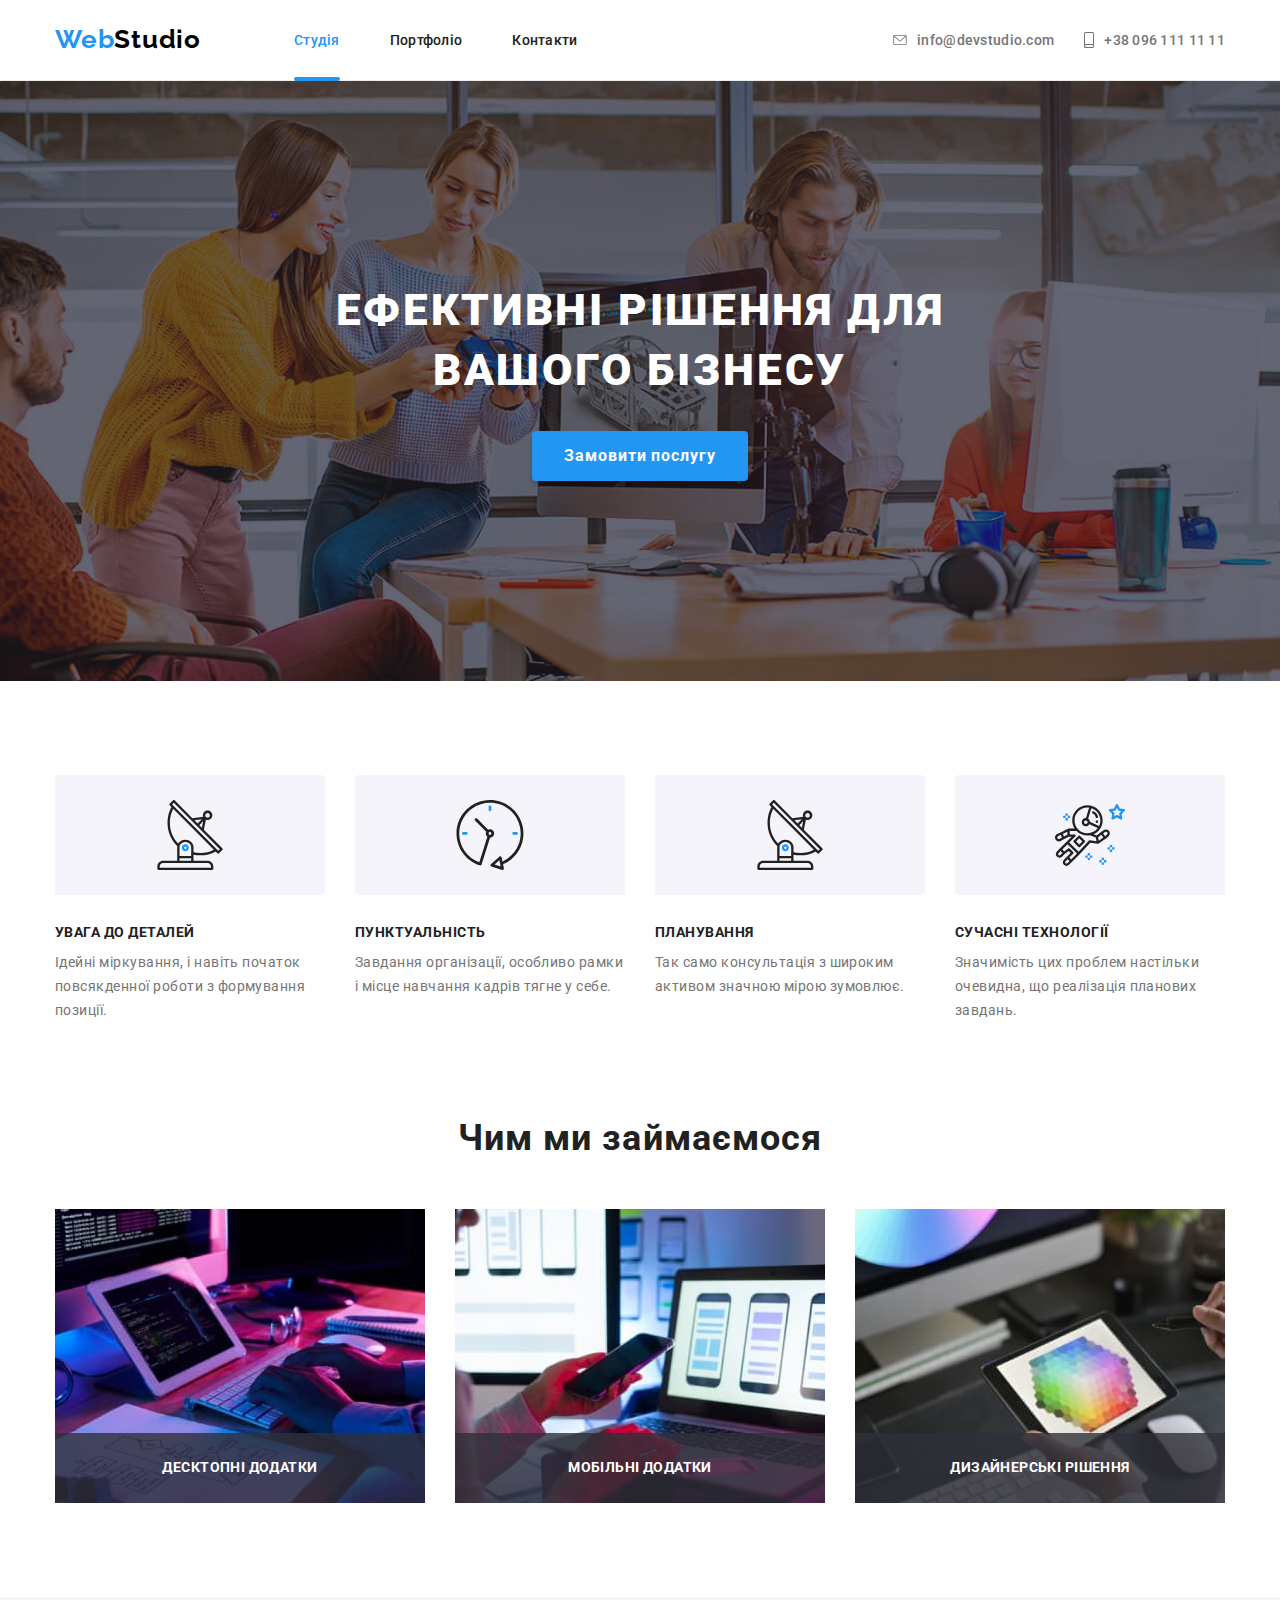
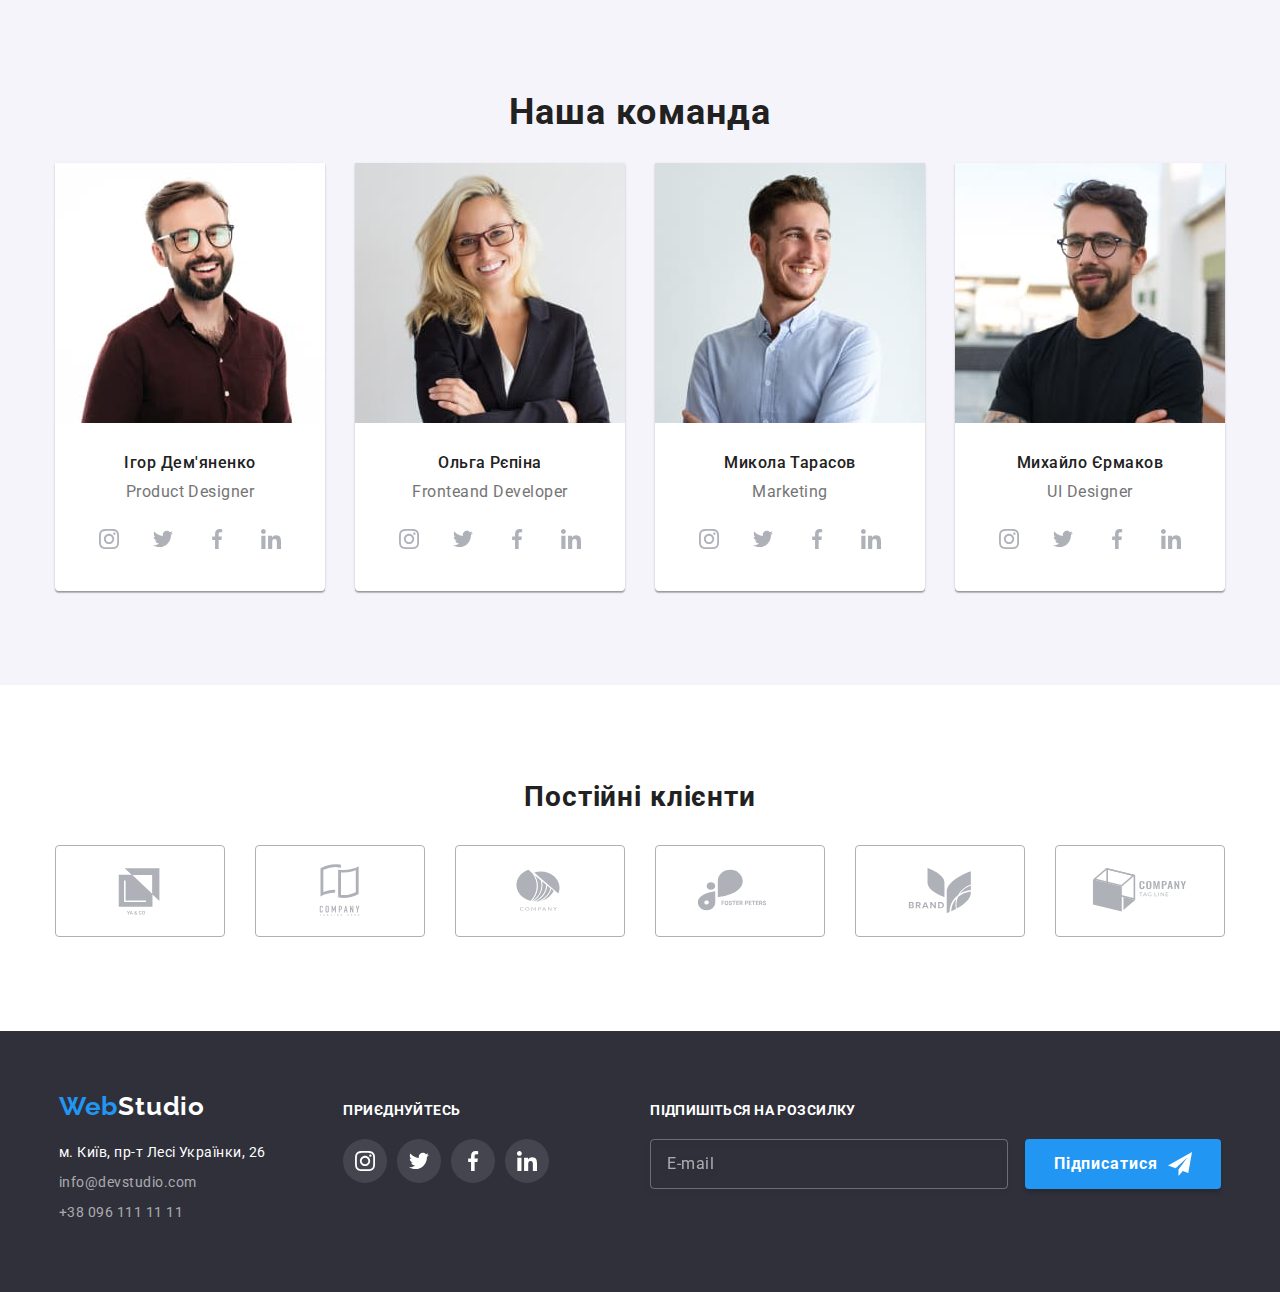
<file: index.html>
<!DOCTYPE html>
<html lang="uk">
  <head>
    <meta charset="UTF-8" />
    <meta http-equiv="X-UA-Compatible" content="IE=edge" />
    <meta name="viewport" content="width=device-width, initial-scale=1.0" />

    <link
      rel="stylesheet"
      href="https://cdnjs.cloudflare.com/ajax/libs/modern-normalize/1.1.0/modern-normalize.min.css"
    />
    <link rel="preconnect" href="https://fonts.googleapis.com" />
    <link rel="preconnect" href="https://fonts.gstatic.com" crossorigin />
    <link
      href="https://fonts.googleapis.com/css2?family=Raleway:wght@700&family=Roboto:wght@400;500;700;900&display=swap"
      rel="stylesheet"
    />

    <link rel="stylesheet" href="./css/main.min.css" />
    <title>Студія</title>
  </head>

  <body>
     <header class="header header--section">
      <div class="container header__container">
        <nav class="navigation">
          <a lang="en" href="./index.html" class="logo logo--begin"
            >Web<span class="logo logo--end">Studio</span></a
          >
          <ul class="page page__header page--menu">
            <li class="page__item">
              <a href="./index.html" class="page__link page__link--current">Студія</a>
            </li>
            <li class="page__item">
              <a href="./portfolio.html" class="page__link"
                >Портфоліо</a
              >
            </li>
            <li class="page__item">
              <a href="" class="page__link">Контакти</a>
            </li>
          </ul>
        </nav>

        <ul class="contacts header__contacts navigation__contacts">
          <li class="contacts__item">
            <a class="contacts__link" href="mailto:info@devstudio.com">
              <svg class="contacts__icon contacts__icon--mail" width="16" height="12">
                <use href="./images/icons.svg#icon-envelope"></use>
              </svg>
              info@devstudio.com
            </a>
          </li>
          <li class="contacts__item">
            <a class="contacts__link" href="tel:+380961111111">
              <svg class="contacts__icon contacts__icon--tele" width="10" height="16">
                <use href="./images/icons.svg#icon-smartphone"></use>
              </svg>
              +38 096 111 11 11
            </a>
          </li>
        </ul>

        <button type="button" class="mob mob--open" data-menu-open>
          <svg class="mob__icon--open" width="40" height="40">
            <use href="./images/icons.svg#icon-menu"></use>
          </svg>
        </button>

        <div class="mob-menu is-hidden" data-menu>
          <div class="container container--mob">
            <div class="mob-menu-top">
              <button type="button" class="mob mob--close" data-menu-close>
                <svg class="mob__icon--close" width="40" height="40">
                  <use href="./images/icons.svg#icon-close"></use>
                </svg>
              </button>
              <ul class="page page__header--mob menu-list">
                <li class="page__item--mob">
                  <a href="./index.html" class="page__link--mob page__link--current"
                    >Студія</a
                  >
                </li>
                <li class="page__item--mob">
                  <a href="./portfolio.html" class="page__link--mob">Портфоліо</a>
                </li>
                <li class="page__item--mob">
                  <a href="" class="page__link--mob">Контакти</a>
                </li>
              </ul>
            </div>

            <div class="mob-menu-bottom">
              <ul class="contacts contacts--mob">
                <li class="contacts__item--mob">
                  <a
                    class="contacts__link--mob contacts__link--email"
                    href="mailto:info@devstudio.com"
                  >
                    <svg class="contacts__icon contacts__icon--email" width="16" height="12">
                      <use href="./images/icons.svg#icon-envelope"></use>
                    </svg>
                    info@devstudio.com
                  </a>
                </li>
                <li class="contacts__item--mob">
                  <a
                    class="contacts__link--mob contacts__link--tel"
                    href="tel:+380961111111"
                  >
                    <svg class="contacts__icon contacts__icon--tel" width="10" height="16">
                      <use href="./images/icons.svg#icon-smartphone"></use>
                    </svg>
                    +38 096 111 11 11
                  </a>
                </li>
              </ul>

              <ul class="soc-mob">
                <li class="soc-mob-item">
                  <a href="" class="soc-mob-link">Instagram</a>
                </li>
                <li class="soc-mob-item">
                  <a href="" class="soc-mob-link">Twitter</a>
                </li>
                <li class="soc-mob-item">
                  <a href="" class="soc-mob-link">Facebook</a>
                </li>
                <li class="soc-mob-item">
                  <a href="" class="soc-mob-link">LinkedIn</a>
                </li>
              </ul>
            </div>
          </div>
        </div> 
      </div>
    </header>

     <main>
     <section class="hero overlay">
         <div class="container hero-container">
           <h1 class="hero-tittle">Ефективні рішення для вашого бізнесу</h1>
          <button type="button" class="hero-button" data-modal-open>
            Замовити послугу
          </button>

          <div class="backdrop is-hidden" data-modal>
            <div class="modal">
              <button class="button-close" data-modal-close>
                <svg class="icon-close-black" width="18" height="18">
                  <use href="./images/icons.svg#icon-close-black"></use>
                </svg>
              </button>

              <form class="modal-form">
                <p class="modal-title">
                  Залиште свої дані, ми вам передзвонимо
                </p>
                <div class="modal-field">
                  <label for="user-name" class="input-label">Імʼя</label>
                  <div class="input-wrapper">
                    <input
                      type="text"
                      class="modal-input"
                      name="user-name"
                      id="user-name"
                    />
                    <svg class="modal-icon" width="18" height="18">
                      <use href="./images/icons.svg#icon-person"></use>
                    </svg>
                  </div>
                </div>
                <div class="modal-field">
                  <label for="user-tel" class="input-label">Телефон</label>
                  <div class="input-wrapper">
                    <input
                      type="tel"
                      class="modal-input"
                      name="user-tel"
                      id="user-tel"
                    />
                    <svg class="modal-icon" width="18" height="18">
                      <use href="./images/icons.svg#icon-phone"></use>
                    </svg>
                  </div>
                </div>
                <div class="modal-field">
                  <label for="user-email" class="input-label">Пошта</label>
                  <div class="input-wrapper">
                    <input
                      type="email"
                      class="modal-input"
                      name="user-email"
                      id="user-email"
                    />
                    <svg class="modal-icon" width="18" height="18">
                      <use href="./images/icons.svg#icon-email"></use>
                    </svg>
                  </div>
                </div>
                <div class="modal-field">
                  <label for="user-comment" class="input-label">Коментар</label>
                  <div class="input-wrapper">
                    <textarea
                      name="user-comment"
                      id="user-comment"
                      class="modal-comment"
                      placeholder="Введіть текст"
                    ></textarea>
                  </div>
                </div>

                <div class="modal-field check-field">
                 
                  <label for="policy" class="check-text">
                    <input
                    type="checkbox"
                    name="policy"
                    class="modal-check hide"
                    id="policy"
                  />
                    <span class="policy-check">
                      <svg class="check-icon" width="16" height="15">
                        <use href="./images/icons.svg#icon-check"></use>
                      </svg>
                    </span>
                    <span class="policy-agree">
                    Погоджуюся з розсилкою та приймаю
                    <a href="#" class="policy">Умови договору</a>
                  </span>
                  </label>
                </div>
                <button type="submit" class="form-button">Відправити</button>
              </form>
            </div>
          </div>
        </div> 
      </section>

     <section class="features section">
        <div class="container features__container">
          <h2 class="features__tittle visually__hidden">Особливості</h2>

          <ul class="features__list">
            <li class="features__item">
              <div class="features__meta">
                <svg class="features__icon" width="70" height="70">
                  <use href="./images/icons.svg#icon-antenna"></use>
                </svg>
              </div>
              <h3 class="features__subtitle">Увага до деталей</h3>
              <p class="features__text">
                Ідейні міркування, і навіть початок повсякденної роботи з
                формування позиції.
              </p>
            </li>
            <li class="features__item">
              <div class="features__meta">
                <svg class="features__icon" width="70" height="70">
                  <use href="./images/icons.svg#icon-clock"></use>
                </svg>
              </div>
              <h3 class="features__subtitle">Пунктуальність</h3>
              <p class="features__text">
                Завдання організації, особливо рамки і місце навчання кадрів
                тягне у себе.
              </p>
            </li>
            <li class="features__item">
              <div class="features__meta">
                <svg class="features__icon" width="70" height="70">
                  <use href="./images/icons.svg#icon-antenna"></use>
                </svg>
              </div>
              <h3 class="features__subtitle">Планування</h3>
              <p class="features__text">
                Так само консультація з широким активом значною мірою зумовлює.
              </p>
            </li>
            <li class="features__item">
              <div class="features__meta">
                <svg class="features__icon" width="70" height="70">
                  <use href="./images/icons.svg#icon-astronaut"></use>
                </svg>
              </div>
              <h3 class="features__subtitle">Сучасні технології</h3>
              <p class="features__text">
                Значимість цих проблем настільки очевидна, що реалізація
                планових завдань.
              </p>
            </li>
          </ul>
        </div>
      </section>

    <section class="work section">
        <div class="container work__container">
          <h2 class="work__tittle">Чим ми займаємося</h2>
          <ul class="work__list">
            <li class="work__item">
              <picture>
                <source 
                srcset="./images/box1.jpg 1x, 
                ./images/box1-2x.jpg 2x" 
                media="(min-width: 1200px)"/>
                <img src="./images/box1.jpg" alt="На столі стоїть монітор, клавіатура. Зліва від 
                    клавіатури лежить аркуш із алгоритмом коду, який в цей час набирає чоловік" width="370" height="294">
              <div class="work__name">
                <p class="work__action">Десктопні додатки</p>
              </div>
            </li>

            <li class="work__item">
              <picture>
                <source
                srcset="./images/box2.jpg 1x, 
                ./images/box2-2x.jpg 2x" 
                media="(min-width: 1200px)"
              />
                <img src="./images/box2.jpg" alt="На підставці стоїть ноуткбук, на екрані якого показано приклад із трьох варіантів зовнішнього вигляду застосунку. Біля ноутбуку знаходиться людина із телефоном, яка одразу тестує ці варіанти на телефоні" 
                width="370" height="294">
              </picture>
              <div class="work__name">
                <p class="work__action">Мобільні додатки</p>
              </div>
            </li>
            <li class="work__item">
              <picture>
                <source
                srcset="./images/box3.jpg 1x, 
                ./images/box3-2x.jpg 2x" 
                media="(min-width: 1200px)"
              />
              <img src="./images/box3.jpg" alt="Людина тримає у лівій руці графічний планшет, на екрані якого виведено кольорову палітру. У правій руці вона тримає стилус, і певно хоче вибрати якийсь колір для певного графічного елеметну" 
              width="370" height="294">
              </picture>
              <div class="work__name">
                <p class="work__action">Дизайнерські рішення</p>
              </div>
            </li>
          </ul>
        </div>
      </section>

        <section class="team section">
        <div class="container team__container">
          <h2 class="team__title">Наша команда</h2>

          <ul class="team__list">
            <li class="team__item">
              <picture>
              <source 
              srcset="./images/teamcard1-mob.jpg 1x, 
              ./images/teamcard1-mob-2x.jpg 2x" 
              media="(max-width:767px)"/>
              <source
              srcset="./images/teamcard1-tablet.jpg 1x, 
              ./images/teamcard1-tablet-2x.jpg 2x"
              media="(max-width: 1199px)"
            />
            <source
              srcset="./images/teamcard1.jpg 1x, 
              ./images/teamcard1-2x.jpg 2x"
              media="(min-width: 1200px)"
            />
            <img src="./images/teamcard1.jpg" alt="Молодий чоловік в окулярах, з темною бородою,що мило посміхається. Він одягнутий у коричневу сорочку з білими гудзиками" width="270" height="260">
              </picture>
              <div class="team__meta">
                <h3 class="team__name">Ігор Дем'яненко</h3>
                <p class="team__position">Product Designer</p>

                <ul class="soc team__soc">
                  <li class="soc__item">
                    <a class="soc__link" href="#">
                      <svg class="soc__icon--team" width="20" height="20">
                        <use href="./images/icons.svg#icon-instagram"></use>
                      </svg>
                    </a>
                  </li>
                  <li class="soc__item">
                    <a class="soc__link" href="#">
                      <svg class="soc__icon--team" width="20" height="20">
                        <use href="./images/icons.svg#icon-twitter"></use>
                      </svg>
                    </a>
                  </li>
                  <li class="soc__item">
                    <a class="soc__link" href="#">
                      <svg class="soc__icon--team" width="20" height="20">
                        <use href="./images/icons.svg#icon-facebook"></use>
                      </svg>
                    </a>
                  </li>
                  <li class="soc__item">
                    <a class="soc__link" href="#">
                      <svg class="soc__icon--team" width="20" height="20">
                        <use href="./images/icons.svg#icon-linkedin"></use>
                      </svg>
                    </a>
                  </li>
                </ul>
              </div>
            </li>
            <li class="team__item">
              <picture>
                <source 
                srcset="./images/teamcard2-mob.jpg 1x, 
                ./images/teamcard2-mob-2x.jpg 2x" 
                media="(max-width: 767px)"/>
                <source
                srcset="./images/teamcard2-tablet.jpg 1x, 
                ./images/teamcard2-tablet-2x.jpg 2x"
                media="(max-width: 1199px)"
              />
              <source
              srcset="./images/teamcard2.jpg 1x, ./images/teamcard2-2x.jpg 2x"
              media="(min-width: 1200px)"
            />
            <img src="./images/teamcard2.jpg" alt="Молода дівчина, зі світлим волоссям середньої довжини. Вона в окулярах, з прямокутною оправою. Має гарну приємну посмішку. Одягнута у чорний піджак та білу блузу"
             width="270" height="260">
              </picture>
              <div class="team__meta">
                <h3 class="team__name">Ольга Рєпіна</h3>
                <p class="team__position">Fronteand Developer</p>

                <ul class="soc team__soc">
                  <li class="soc__item">
                    <a class="soc__link" href="#">
                      <svg class="soc__icon--team" width="20" height="20">
                        <use href="./images/icons.svg#icon-instagram"></use>
                      </svg>
                    </a>
                  </li>
                  <li class="soc__item">
                    <a class="soc__link" href="#">
                      <svg class="soc__icon--team" width="20" height="20">
                        <use href="./images/icons.svg#icon-twitter"></use>
                      </svg>
                    </a>
                  </li>
                  <li class="soc__item">
                    <a class="soc__link" href="#">
                      <svg class="soc__icon--team" width="20" height="20">
                        <use href="./images/icons.svg#icon-facebook"></use></svg
                    ></a>
                  </li>
                  <li class="soc__item">
                    <a class="soc__link" href="#">
                      <svg class="soc__icon--team" width="20" height="20">
                        <use href="./images/icons.svg#icon-linkedin"></use>
                      </svg>
                    </a>
                  </li>
                </ul>
              </div>
            </li>
            <li class="team__item">
              <picture>
                <source 
                srcset="./images/teamcard3-mob.jpg 1x, 
                ./images/teamcard3-mob-2x.jpg 2x" 
                media="(max-width:767px)"/>
                <source
                srcset="./images/teamcard3-tablet.jpg 1x, 
                ./images/teamcard3-tablet-2x.jpg 2x"
                media="(max-width: 1199px)"
              />
              <source
                srcset="./images/teamcard3.jpg 1x, 
                ./images/teamcard3-2x.jpg 2x"
                media="(min-width: 1200px)"
              />
              <img src="./images/teamcard3.jpg" alt="Молодий чоловік, з русявим волоссям та легкою світлою щетиною. Він дивиться у ліву сторону та приємно посміхається.На ньому одягнута світло-блакитна сорочка" 
              width="270" height="260">
              <div class="team__meta">
                <h3 class="team__name">Микола Тарасов</h3>
                <p class="team__position">Marketing</p>

                <ul class="soc team__soc">
                  <li class="soc__item">
                    <a class="soc__link" href="#">
                      <svg class="soc__icon--team" width="20" height="20">
                        <use href="./images/icons.svg#icon-instagram"></use>
                      </svg>
                    </a>
                  </li>
                  <li class="soc__item">
                    <a class="soc__link" href="#">
                      <svg class="soc__icon--team" width="20" height="20">
                        <use href="./images/icons.svg#icon-twitter"></use>
                      </svg>
                    </a>
                  </li>
                  <li class="soc__item">
                    <a class="soc__link" href="#">
                      <svg class="soc__icon--team" width="20" height="20">
                        <use href="./images/icons.svg#icon-facebook"></use>
                      </svg>
                    </a>
                  </li>
                  <li class="soc__item">
                    <a class="soc__link" href="#">
                      <svg class="soc__icon--team" width="20" height="20">
                        <use href="./images/icons.svg#icon-linkedin"></use>
                      </svg>
                    </a>
                  </li>
                </ul>
              </div>
            </li>
            <li class="team__item">
              <picture>
                <source 
                srcset="./images/teamcard4-mob.jpg 1x, 
                ./images/teamcard4-mob-2x.jpg 2x" 
                media="(max-width:767px)"/>
                <source
                srcset="./images/teamcard4-tablet.jpg 1x, 
                ./images/teamcard4-tablet-2x.jpg 2x"
                media="(max-width: 1199px)"
              />
              <source
                srcset="./images/teamcard4.jpg 1x, 
                ./images/teamcard4-2x.jpg 2x"
                media="(min-width: 1200px)"
              />
              <img src="./images/teamcard4.jpg" alt="Молодий харизматичний чоловік із темним волоссям та темною бородою. Він носить окуляри. Одягнутий у чорну футболку, на правій руці має татуювання" 
              width="270" height="260">
              <div class="team__meta">
                <h3 class="team__name">Михайло Єрмаков</h3>
                <p class="team__position">UI Designer</p>

                <ul class="soc team__soc">
                  <li class="soc__item">
                    <a class="soc__link" href="#">
                      <svg class="soc__icon--team" width="20" height="20">
                        <use
                          href="./images/icons.svg#icon-instagram"
                        ></use></svg
                    ></a>
                  </li>
                  <li class="soc__item">
                    <a class="soc__link" href="#"
                      ><svg class="soc__icon--team" width="20" height="20">
                        <use href="./images/icons.svg#icon-twitter"></use></svg
                    ></a>
                  </li>
                  <li class="soc__item">
                    <a class="soc__link" href="#">
                      <svg class="soc__icon--team" width="20" height="20">
                        <use href="./images/icons.svg#icon-facebook"></use>
                      </svg>
                    </a>
                  </li>
                  <li class="soc__item">
                    <a class="soc__link" href="#">
                      <svg class="soc__icon--team" width="20" height="20">
                        <use href="./images/icons.svg#icon-linkedin"></use>
                      </svg>
                    </a>
                  </li>
                </ul>
              </div>
            </li>
          </ul>
        </div>
      </section> 

       <section class="clients section">
        <div class="container">
          <h2 class="clients-tittle">Постійні клієнти</h2>

          <ul class="clients-list">
            <li class="clients-item">
              <a class="clients-link" href="">
                <svg class="clients-icon" width="106" height="60">
                  <use href="./images/icons.svg#icon-client1"></use>
                </svg>
              </a>
            </li>
            <li class="clients-item">
              <a class="clients-link" href="">
                <svg class="clients-icon" width="106" height="60">
                  <use href="./images/icons.svg#icon-client2"></use>
                </svg>
              </a>
            </li>
            <li class="clients-item">
              <a class="clients-link" href="">
                <svg class="clients-icon" width="106" height="60">
                  <use href="./images/icons.svg#icon-client3"></use>
                </svg>
              </a>
            </li>
            <li class="clients-item">
              <a class="clients-link" href="">
                <svg class="clients-icon" width="106" height="60">
                  <use href="./images/icons.svg#icon-client4"></use>
                </svg>
              </a>
            </li>
            <li class="clients-item">
              <a class="clients-link" href="">
                <svg class="clients-icon" width="106" height="60">
                  <use href="./images/icons.svg#icon-client5"></use>
                </svg>
              </a>
            </li>
            <li class="clients-item">
              <a class="clients-link" href="">
                <svg class="clients-icon" width="106" height="60">
                  <use href="./images/icons.svg#icon-client6"></use>
                </svg>
              </a>
            </li>
          </ul>
        </div>
      </section> 

       <footer class="footer">
        <div class="container footer__container">
          <div class="information">
            <a
              lang="en"
              href="./index.html"
              class="logo__footer information__logo--begin"
              >Web<span class="logo__footer information__logo--footer"
                >Studio</span
              ></a
            >

            <address class="address address--footer">
              <ul class="contacts">
                <li class="contacts__item--bottom contacts__item--footer">
                  <a
                    href="https://goo.gl/maps/CPtrU1FHBa2aNyZL9"
                    target="_blank"
                    rel="noopener noreferrer nofollow"
                    class="contacts__map"
                  >
                    м. Київ, пр-т Лесі Українки, 26
                  </a>
                </li>
                <li class="contacts__item--bottom contacts__item--footer">
                  <a
                    href="mailto:info@devstudio.com"
                    class="contacts__link--footer"
                    >info@devstudio.com</a
                  >
                </li>
                <li class="contacts__item--bottom contacts__item--footer">
                  <a href="tel:+380961111111" class="contacts__link--footer"
                    >+38 096 111 11 11</a
                  >
                </li>
              </ul>
            </address>
          </div>

          <div class="welcome">
            <span class="welcome__join">Приєднуйтесь</span>
            <ul class="soc soc__footer">
              <li class="soc__item">
                <a class="soc__link" href="#">
                  <svg class="soc__icon" width="20" height="20">
                    <use href="./images/icons.svg#icon-instagram"></use>
                  </svg>
                </a>
              </li>
              <li class="soc__item">
                <a class="soc__link" href="#">
                  <svg class="soc__icon" width="20" height="20">
                    <use href="./images/icons.svg#icon-twitter"></use>
                  </svg>
                </a>
              </li>
              <li class="soc__item">
                <a class="soc__link" href="#">
                  <svg class="soc__icon" width="20" height="20">
                    <use href="./images/icons.svg#icon-facebook"></use>
                  </svg>
                </a>   
              </li>
              <li class="soc__item">
                <a class="soc__link" href="#">
                  <svg class="soc__icon" width="20" height="20">
                    <use href="./images/icons.svg#icon-linkedin"></use>
                  </svg>
                </a>
              </li>
            </ul>
          </div>

          <div class="send">
            <p class="send__action">Підпишіться на розсилку</p>
            <form class="form send__form">
              <div class="action__wrapper">
                <input
                  type="email"
                  class="form__email"
                  name="user-email"
                  id="send-email"
                  placeholder="E-mail"
                />
                <button type="submit" class="form__button">
                  Підписатися
                  <svg class="form__icon" width="24" height="24">
                    <use href="./images/icons.svg#icon-send"></use>
                  </svg>
                </button>
              </div>
            </form>
          </div>
        </div>
      </footer>  
    </main> 
    <script src="./js/modal.js"></script>
    <script src="./js/menu.js"></script>
  </body>
</html>
</file>
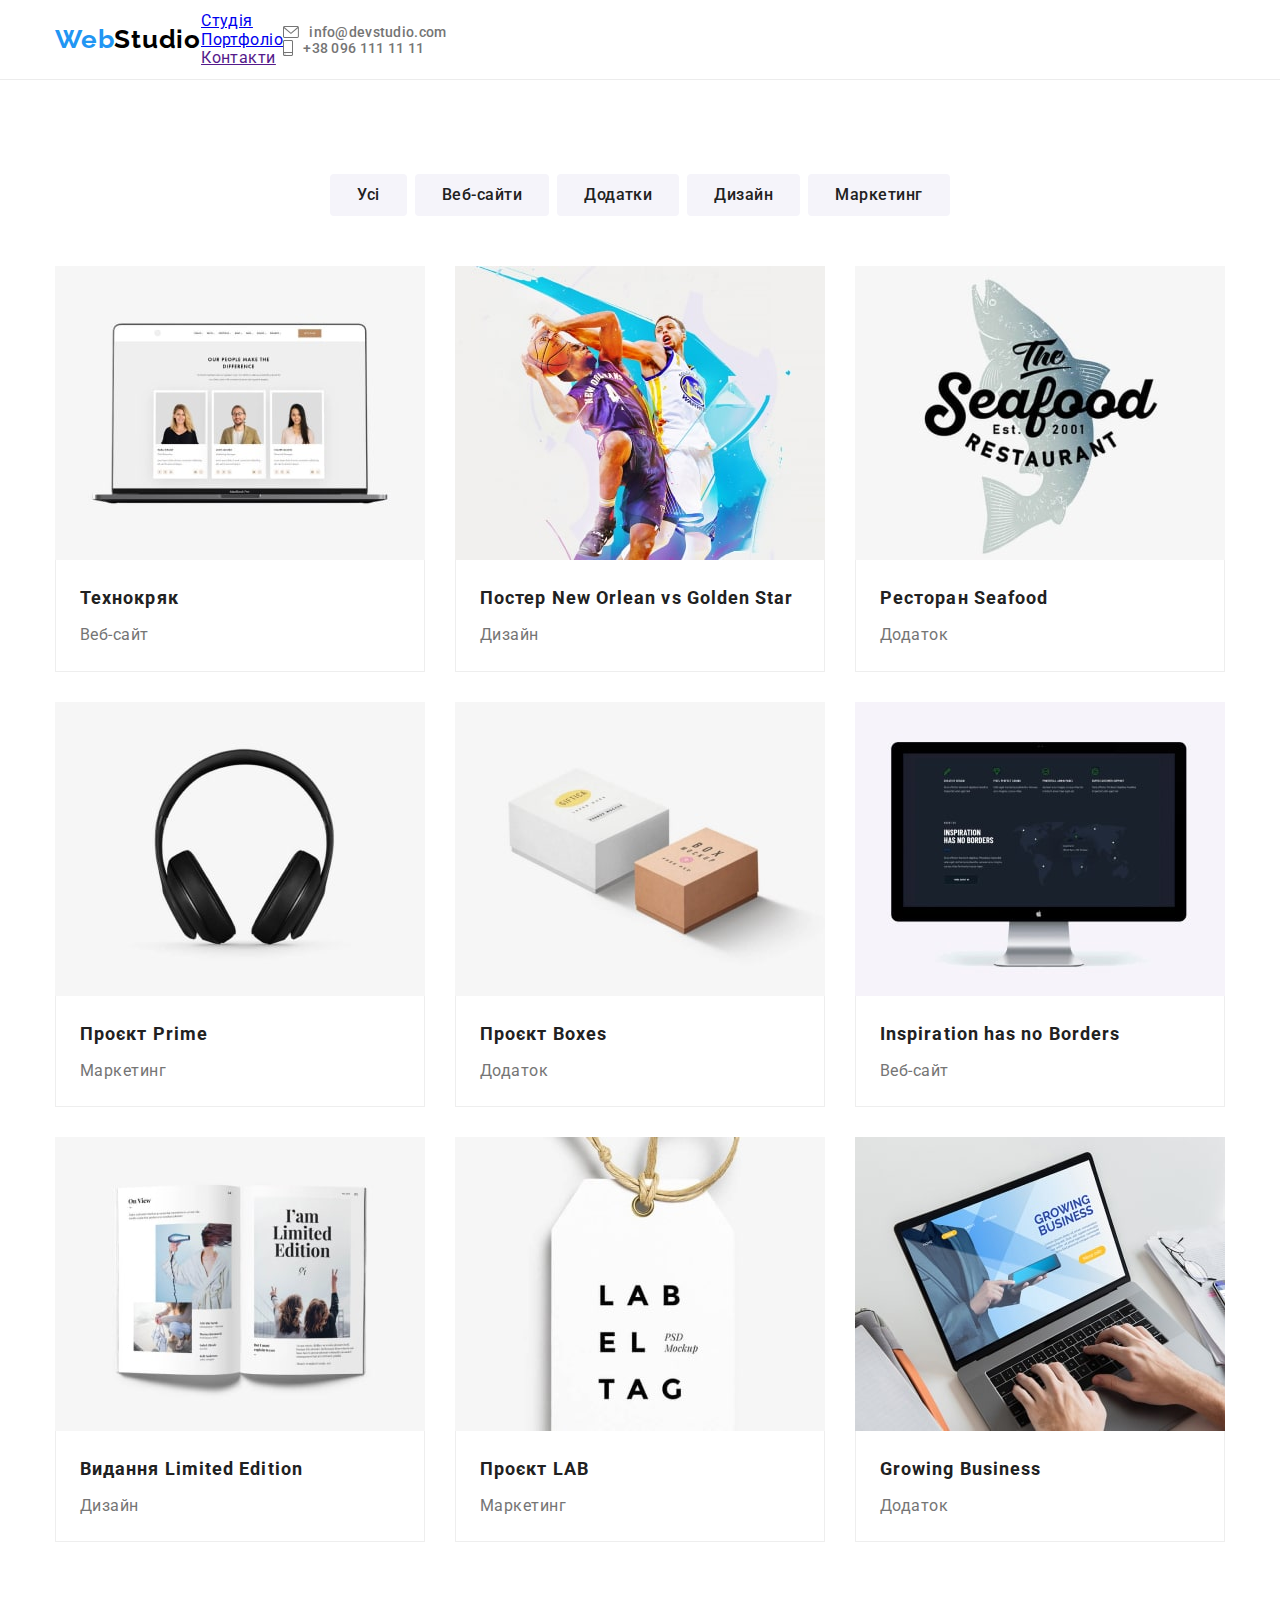
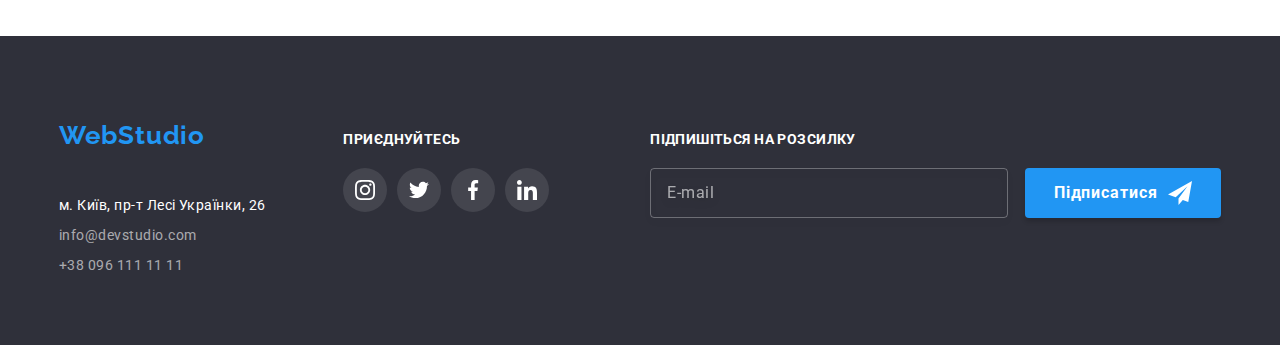
<file: portfolio.html>
<!DOCTYPE html>
<html lang="uk">
  <head>
    <meta charset="UTF-8" />
    <meta http-equiv="X-UA-Compatible" content="IE=edge" />
    <meta name="viewport" content="width=device-width, initial-scale=1.0" />
    <link
      rel="stylesheet"
      href="https://cdnjs.cloudflare.com/ajax/libs/modern-normalize/1.1.0/modern-normalize.min.css"
    />
    <link rel="preconnect" href="https://fonts.googleapis.com" />
    <link rel="preconnect" href="https://fonts.gstatic.com" crossorigin />
    <link
      href="https://fonts.googleapis.com/css2?family=Raleway:wght@700&family=Roboto:wght@400;500;700;900&display=swap"
      rel="stylesheet"
    />
    <link rel="stylesheet" href="./css/main.min.css" />
    <title>Портфоліо</title>
  </head>

  <body>
    <header class="header">
      <div class="container header__container">
        <nav class="navigation">
          <a lang="en" href="./index.html" class="logo logo--begin"
            >Web<span class="logo--end">Studio</span></a
          >

          <ul class="menu menu__header">
            <li class="menu__item">
              <a href="./index.html" class="menu__link">Студія</a>
            </li>
            <li class="menu__item">
              <a href="./portfolio.html" class="menu__link menu__link--current"
                >Портфоліо</a
              >
            </li>
            <li class="menu__item">
              <a href="" class="menu__link">Контакти</a>
            </li>
          </ul>
        </nav>

        <ul class="contacts header__contacts">
          <li class="contacts__item">
            <a class="contacts__link" href="mailto:info@devstudio.com">
              <svg class="contacts__icon" width="16" height="12">
                <use href="./images/icons.svg#icon-envelope"></use>
              </svg>
              info@devstudio.com
            </a>
          </li>
          <li class="contacts__item">
            <a class="contacts__link" href="tel:+380961111111">
              <svg class="contacts__icon" width="10" height="16">
                <use href="./images/icons.svg#icon-smartphone"></use>
              </svg>
              +38 096 111 11 11
            </a>
          </li>
        </ul>
      </div>
    </header>

    <main>
      <section class="portfolio section">
        <div class="container">
          <h1 class="portfolio-tittle visually__hidden">Портфоліо</h1>

          <ul class="portfolio-filters-list">
            <li class="portfolio-filters-item">
              <button type="button" class="portfolio-filters-button">
                Усі
              </button>
            </li>
            <li class="portfolio-filters-item">
              <button type="button" class="portfolio-filters-button">
                Веб-сайти
              </button>
            </li>
            <li class="portfolio-filters-item">
              <button type="button" class="portfolio-filters-button">
                Додатки
              </button>
            </li>
            <li class="portfolio-filters-item">
              <button type="button" class="portfolio-filters-button">
                Дизайн
              </button>
            </li>
            <li class="portfolio-filters-item">
              <button type="button" class="portfolio-filters-button">
                Маркетинг
              </button>
            </li>
          </ul>

          <ul class="portfolio-projects-list">
            <li class="portfolio-projects-item">
              <a href="" class="portfolio-projects-link">
                <div class="item-overlay">
                  <img
                    src="./images/project1.jpg"
                    alt="Приклад сторінки сайту"
                    width="370"
                    height="294"
                  />
                  <p class="text-overlay">
                    Ресурс пропонує комплексні пропозиції з різним рівнем
                    функціоналу та сервісів. Все це дозволить відвідувачу
                    отримати вичерпні відомості про компанію чи приватну особу.
                  </p>
                </div>
                <div class="projects-text">
                  <h2 class="portfolio-projects-subtitle">Технокряк</h2>
                  <p class="portfolio-projects-text">Веб-сайт</p>
                </div>
              </a>
            </li>
            <li class="portfolio-projects-item">
              <a href="" class="portfolio-projects-link">
                <div class="item-overlay">
                  <img
                    src="./images/project2.jpg"
                    alt="Постер із зображенням двох гравців у баскетбол"
                    width="370"
                    height="294"
                  />
                  <p class="text-overlay">
                    Ресурс пропонує комплексні пропозиції з різним рівнем
                    функціоналу та сервісів. Все це дозволить відвідувачу
                    отримати вичерпні відомості про компанію чи приватну особу.
                  </p>
                </div>
                <div class="projects-text">
                  <h2 class="portfolio-projects-subtitle">
                    Постер New Orlean vs Golden Star
                  </h2>
                  <p class="portfolio-projects-text">Дизайн</p>
                </div>
              </a>
            </li>
            <li class="portfolio-projects-item">
              <a href="" class="portfolio-projects-link">
                <div class="item-overlay">
                  <img
                    src="./images/project3.jpg"
                    alt="Макет додатку ресторану морської їжі"
                    width="370"
                    height="294"
                  />
                  <p class="text-overlay">
                    Ресурс пропонує комплексні пропозиції з різним рівнем
                    функціоналу та сервісів. Все це дозволить відвідувачу
                    отримати вичерпні відомості про компанію чи приватну особу.
                  </p>
                </div>

                <div class="projects-text">
                  <h2 class="portfolio-projects-subtitle">Ресторан Seafood</h2>
                  <p class="portfolio-projects-text">Додаток</p>
                </div>
              </a>
            </li>
            <li class="portfolio-projects-item">
              <div class="item-overlay">
                <a href="" class="portfolio-projects-link">
                  <div class="item-overlay">
                    <img
                      src="./images/project4.jpg"
                      alt="Наушники"
                      width="370"
                      height="294"
                    />
                    <p class="text-overlay">
                      Ресурс пропонує комплексні пропозиції з різним рівнем
                      функціоналу та сервісів. Все це дозволить відвідувачу
                      отримати вичерпні відомості про компанію чи приватну
                      особу.
                    </p>
                  </div>
                  <div class="projects-text">
                    <h2 class="portfolio-projects-subtitle">Проєкт Prime</h2>
                    <p class="portfolio-projects-text">Маркетинг</p>
                  </div>
                </a>
              </div>
            </li>
            <li class="portfolio-projects-item">
              <a href="" class="portfolio-projects-link">
                <div class="item-overlay">
                  <img
                    src="./images/project5.jpg"
                    alt="Макети двох коробок"
                    width="370"
                    height="294"
                  />
                  <p class="text-overlay">
                    Ресурс пропонує комплексні пропозиції з різним рівнем
                    функціоналу та сервісів. Все це дозволить відвідувачу
                    отримати вичерпні відомості про компанію чи приватну особу.
                  </p>
                </div>
                <div class="projects-text">
                  <h2 class="portfolio-projects-subtitle">Проєкт Boxes</h2>
                  <p class="portfolio-projects-text">Додаток</p>
                </div>
              </a>
            </li>
            <li class="portfolio-projects-item">
              <a href="" class="portfolio-projects-link">
                <div class="item-overlay">
                  <img
                    src="./images/project6.jpg"
                    alt="Монітор із зображенням карти світу"
                    width="370"
                    height="294"
                  />
                  <p class="text-overlay">
                    Ресурс пропонує комплексні пропозиції з різним рівнем
                    функціоналу та сервісів. Все це дозволить відвідувачу
                    отримати вичерпні відомості про компанію чи приватну особу.
                  </p>
                </div>
                <div class="projects-text">
                  <h2 lang="en" class="portfolio-projects-subtitle">
                    Inspiration has no Borders
                  </h2>
                  <p class="portfolio-projects-text">Веб-сайт</p>
                </div>
              </a>
            </li>
            <li class="portfolio-projects-item">
              <a href="" class="portfolio-projects-link">
                <div class="item-overlay">
                  <img
                    src="./images/project7.jpg"
                    alt="Розворот книги"
                    width="370"
                    height="294"
                  />
                  <p class="text-overlay">
                    Ресурс пропонує комплексні пропозиції з різним рівнем
                    функціоналу та сервісів. Все це дозволить відвідувачу
                    отримати вичерпні відомості про компанію чи приватну особу.
                  </p>
                </div>
                <div class="projects-text">
                  <h2 class="portfolio-projects-subtitle">
                    Видання Limited Edition
                  </h2>
                  <p class="portfolio-projects-text">Дизайн</p>
                </div>
              </a>
            </li>
            <li class="portfolio-projects-item">
              <a href="" class="portfolio-projects-link">
                <div class="item-overlay">
                  <img
                    src="./images/project8.jpg"
                    alt="Паперовий ярлик білого кольору з назвою проєкту"
                    width="370"
                    height="294"
                  />
                  <p class="text-overlay">
                    Ресурс пропонує комплексні пропозиції з різним рівнем
                    функціоналу та сервісів. Все це дозволить відвідувачу
                    отримати вичерпні відомості про компанію чи приватну особу.
                  </p>
                </div>
                <div class="projects-text">
                  <h2 class="portfolio-projects-subtitle">Проєкт LAB</h2>
                  <p class="portfolio-projects-text">Маркетинг</p>
                </div>
              </a>
            </li>
            <li class="portfolio-projects-item">
              <a href="" class="portfolio-projects-link">
                <div class="item-overlay">
                  <img
                    src="./images/project9.jpg"
                    alt="Зображення нотубука"
                    width="370"
                    height="294"
                  />
                  <p class="text-overlay">
                    Ресурс пропонує комплексні пропозиції з різним рівнем
                    функціоналу та сервісів. Все це дозволить відвідувачу
                    отримати вичерпні відомості про компанію чи приватну особу.
                  </p>
                </div>
                <div class="projects-text">
                  <h2 class="portfolio-projects-subtitle">Growing Business</h2>
                  <p class="portfolio-projects-text">Додаток</p>
                </div>
              </a>
            </li>
          </ul>
        </div>
      </section>
    </main>

    <footer class="footer">
      <div class="container footer__container">
        <div class="information">
          <a lang="en" href="./index.html" class="logo logo--begin"
            >Web<span class="logo logo--footer">Studio</span></a
          >

          <address class="address address--footer">
            <ul class="contacts">
              <li class="contacts__item--bottom contacts__item--footer">
                <a
                  href="https://goo.gl/maps/CPtrU1FHBa2aNyZL9"
                  target="_blank"
                  rel="noopener noreferrer nofollow"
                  class="contacts__map"
                >
                  м. Київ, пр-т Лесі Українки, 26
                </a>
              </li>
              <li class="contacts__item--bottom contacts__item--footer">
                <a
                  href="mailto:info@devstudio.com"
                  class="contacts__link--footer"
                  >info@devstudio.com</a
                >
              </li>
              <li class="contacts__item--bottom contacts__item--footer">
                <a href="tel:+380961111111" class="contacts__link--footer"
                  >+38 096 111 11 11</a
                >
              </li>
            </ul>
          </address>
        </div>

        <div class="welcome">
          <span class="welcome__join">Приєднуйтесь</span>
          <ul class="soc soc__footer">
            <li class="soc__item">
              <a class="soc__link" href="#">
                <svg class="soc__icon" width="20" height="20">
                  <use href="./images/icons.svg#icon-instagram"></use>
                </svg>
              </a>
            </li>
            <li class="soc__item">
              <a class="soc__link" href="#">
                <svg class="soc__icon" width="20" height="20">
                  <use href="./images/icons.svg#icon-twitter"></use>
                </svg>
              </a>
            </li>
            <li class="soc__item">
              <a class="soc__link" href="#">
                <svg class="soc__icon" width="20" height="20">
                  <use href="./images/icons.svg#icon-facebook"></use>
                </svg>
              </a>
            </li>
            <li class="soc__item">
              <a class="soc__link" href="#">
                <svg class="soc__icon" width="20" height="20">
                  <use href="./images/icons.svg#icon-linkedin"></use>
                </svg>
              </a>
            </li>
          </ul>
        </div>

        <div class="send">
          <p class="send__action">Підпишіться на розсилку</p>
          <form class="form send__form">
            <div class="action__wrapper">
              <input
                type="email"
                class="form__email"
                name="user-email"
                id="send-email"
                placeholder="E-mail"
              />
              <button type="submit" class="form__button">
                Підписатися
                <svg class="form__icon" width="24" height="24">
                  <use href="./images/icons.svg#icon-send"></use>
                </svg>
              </button>
            </div>
          </form>
        </div>
      </div>
    </footer>
  </body>
</html>
</file>
<file: css/main.min.css>
:root{--first-color: #212121;--accent-color: #2196f3;--accent-color-text: #ffffff;--hero-color: #ffffff;--text-color: #757575;--portfolio-button-color: #f5f4fa;--team-background-color: #f5f4fa;--hero-footer-background-color: #2f303a;--main-background-color: #ffffff;--contacts-link-color: rgba(255, 255, 255, 0.6);--nav-logo-color: #000000;--border-color-portfolio: #eeeeee;--border-color-header: #ececec;--icon-first-color: #afb1b8;--icon-background-color: FFFFFF;--icon-backgroud-color-hover: #2196f3;--icon-main-color: #ffffff;--icon-features-background: #f5f4fa;--icon-clients-first-color: #afb1b8;--icon-clients-color-hover: #2196f3;--icon-soc-color-hover: #ffffff;--icon-contacts-color: #757575;--icon-footer-color: rgba(255, 255, 255, 0.1);--work-box-text: rgba(47, 48, 58, 0.8);--projects-card-owerlay: rgba(33, 150, 243, 0.9);--button-close-border: #0000001a;--button-close-icon: #000000;--animation: 250ms cubic-bezier(0.4, 0, 0.2, 1);--text-form-color: #757575;--border-input-color: rgba(33, 33, 33, 0.2);--comment-color: rgba(117, 117, 117, 0.5);--form-button-border-hover: #188ce8;--send-input-color: rgba(255, 255, 255, 0.3);--send-input-shadow: rgba(0, 0, 0, 0.15);--button-active-color: #188ce8;--placeholder-color: rgba(255, 255, 255, 0.6);--form-button-shadow: 0px 4px 4px rgba(0, 0, 0, 0.15);--soc-psevdo-color: rgba(33, 33, 33, 0.2);--main-font-family: Roboto, Times New Roman, Arial, Helvetica, sans-serif}h1,h2,h3,h4,h5,h6,p{margin:0}ul{list-style:none;margin:0;padding:0}img{display:block;max-width:100%;height:auto;width:100%}body{font-family:var(--main-font-family);color:var(--first-color);background-color:var(--main-background-color);letter-spacing:.03em}.no-scroll{overflow:hidden}.hide{border:0;clip:rect(1px, 1px, 1px, 1px);-webkit-clip-path:inset(50%);clip-path:inset(50%);height:1px;margin:-1px;overflow:hidden;padding:0;position:absolute;width:1px;word-wrap:normal}.visually__hidden{position:absolute;width:1px;height:1px;margin:-1px;border:0;padding:0;white-space:nowrap;-webkit-clip-path:inset(100%);clip-path:inset(100%);clip:rect(0 0 0 0);overflow:hidden}.header{border-bottom-color:var(--border-color-header);border-bottom-style:solid;border-bottom-width:1px}.header--section{margin-left:auto;margin-right:auto}.page__link,.contacts__link{text-decoration:none}.page__link,.contacts__link{font-weight:500;-webkit-transition:color var(--animation);transition:color var(--animation)}@media screen and (min-width: 768px){.page__link,.contacts__link{font-size:12px;line-height:1.17;letter-spacing:.02em}}@media screen and (min-width: 1200px){.page__link,.contacts__link{font-size:14px;line-height:16px;letter-spacing:.02em}}.page__link{display:block;padding-top:32px;padding-bottom:32px;color:var(--first-color)}.page__link:hover,.page__link:focus{color:var(--accent-color)}.contacts__item:not(:last-child){margin-bottom:32px}@media screen and (min-width: 768px){.contacts__item:not(:last-child){margin-bottom:0}}.contacts__link{display:-webkit-box;display:-ms-flexbox;display:flex;-webkit-box-align:center;-ms-flex-align:center;align-items:center;color:var(--text-color)}.contacts__link:hover,.contacts__link:focus{color:var(--accent-color)}@media screen and (max-width: 768px){.contacts__link{gap:8px}}.navigation .page__header{display:-webkit-box;display:-ms-flexbox;display:flex;gap:50px}.navigation .page__header .page__link--current{color:var(--accent-color)}@media screen and (max-width: 767px){.navigation .page__header .page__link--current:after{display:none}}@media screen and (max-width: 767px){.navigation .page__header{display:none}}@media screen and (min-width: 768px){.navigation .page__header{margin-left:88px}}@media screen and (min-width: 1200px){.navigation .page__header{margin-left:93px}}@media screen and (max-width: 767px){.contacts.navigation__contacts{display:none}}@media screen and (min-width: 768px){.contacts.navigation__contacts{display:-webkit-box;display:-ms-flexbox;display:flex;lex-wrap:nowrap;-webkit-box-align:start;-ms-flex-align:start;align-items:flex-start;gap:10px;margin-left:auto}}@media screen and (min-width: 1200px){.contacts.navigation__contacts{display:-webkit-box;display:-ms-flexbox;display:flex;-webkit-box-orient:horizontal;-webkit-box-direction:normal;-ms-flex-direction:row;flex-direction:row;gap:30px;margin-left:auto;height:16px}}@media screen and (max-width: 480px){.menu-list .page__link--current:after{display:none}}.page__header .page__item:last-child{margin-right:0}.header__contacts .contacts__item+.contacts__item{margin-left:0px}@media screen and (min-width: 1200px){.header__contacts .contacts__item+.contacts__item{margin-left:30px}}.contacts__icon{fill:var(--icon-contacts-color);-webkit-transition:fill var(--animation);transition:fill var(--animation);margin-right:10px}.contacts__link:hover .contacts__icon,.contacts__link:focus .contacts__icon{fill:var(--accent-color)}@media screen and (max-width: 480px){.contacts__icon{display:none}}@media screen and (max-width: 768px){.contacts__icon{margin-right:0px}}@media screen and (min-width: 768px){.contacts__icon--mail{width:14px;height:10px}}@media screen and (min-width: 768px){.contacts__icon--phone{width:10px;height:12px}}.navigation{display:-webkit-box;display:-ms-flexbox;display:flex;-webkit-box-align:center;-ms-flex-align:center;align-items:center}.header__container{display:-webkit-box;display:-ms-flexbox;display:flex;-webkit-box-align:center;-ms-flex-align:center;align-items:center;position:relative}@media screen and (min-width: 768px){.header__container{padding-left:15px;padding-right:15px}}@media screen and (max-width: 480px){.page--menu{display:none}}.page__link--current{position:relative}.page__link--current:after{content:"";position:absolute;left:0;bottom:-1px;display:block;width:100%;height:4px;background-color:var(--accent-color);border-radius:2px}@media screen and (max-width: 480px){.page__link--current:after{display:none}}@media screen and (max-width: 480px){.page__item{margin-bottom:32px}}.page__item,.contacts__item{list-style-type:none}@media screen and (max-width: 768px){.contacts.tablet__contacts{-ms-flex-wrap:wrap;flex-wrap:wrap;gap:10px;height:auto;margin-left:96px}}.overlay{margin-left:auto;margin-right:auto;background-repeat:no-repeat;background-position:center;background-size:cover;-webkit-box-flex:1;-ms-flex-positive:1;flex-grow:1;background-image:-webkit-gradient(linear, left top, right top, from(rgba(47, 48, 58, 0.4)), to(rgba(47, 48, 58, 0.4))),url(../images/hero-bg-mob.jpg);background-image:linear-gradient(to right, rgba(47, 48, 58, 0.4), rgba(47, 48, 58, 0.4)),url(../images/hero-bg-mob.jpg)}@media(min-device-pixel-ratio: 2),(-webkit-min-device-pixel-ratio: 2),(min-resolution: 192dpi),(min-resolution: 2dppx){.overlay{background-image:-webkit-gradient(linear, left top, right top, from(rgba(47, 48, 58, 0.4)), to(rgba(47, 48, 58, 0.4))),url(../images/hero-bg-mob-2x.jpg);background-image:linear-gradient(to right, rgba(47, 48, 58, 0.4), rgba(47, 48, 58, 0.4)),url(../images/hero-bg-mob-2x.jpg)}}@media screen and (min-width: 481px){.overlay{background-image:-webkit-gradient(linear, left top, right top, from(rgba(47, 48, 58, 0.4)), to(rgba(47, 48, 58, 0.4))),url(../images/hero-bg-tablet.jpg);background-image:linear-gradient(to right, rgba(47, 48, 58, 0.4), rgba(47, 48, 58, 0.4)),url(../images/hero-bg-tablet.jpg)}}@media screen and (min-width: 481px)and (min-device-pixel-ratio: 2),screen and (min-width: 481px)and (-webkit-min-device-pixel-ratio: 2),screen and (min-width: 481px)and (min-resolution: 192dpi),screen and (min-width: 481px)and (min-resolution: 2dppx){.overlay{background-image:-webkit-gradient(linear, left top, right top, from(rgba(47, 48, 58, 0.4)), to(rgba(47, 48, 58, 0.4))),url(../images/hero-bg-tablet-2x.jpg);background-image:linear-gradient(to right, rgba(47, 48, 58, 0.4), rgba(47, 48, 58, 0.4)),url(../images/hero-bg-tablet-2x.jpg)}}@media screen and (min-width: 769px){.overlay{height:600px;max-width:1600px;background-image:-webkit-gradient(linear, left top, right top, from(rgba(47, 48, 58, 0.4)), to(rgba(47, 48, 58, 0.4))),url(../images/hero-bg-desktop.jpg);background-image:linear-gradient(to right, rgba(47, 48, 58, 0.4), rgba(47, 48, 58, 0.4)),url(../images/hero-bg-desktop.jpg)}}@media screen and (min-width: 769px)and (min-device-pixel-ratio: 2),screen and (min-width: 769px)and (-webkit-min-device-pixel-ratio: 2),screen and (min-width: 769px)and (min-resolution: 192dpi),screen and (min-width: 769px)and (min-resolution: 2dppx){.overlay{background-image:-webkit-gradient(linear, left top, right top, from(rgba(47, 48, 58, 0.4)), to(rgba(47, 48, 58, 0.4))),url(../images/hero-bg-desktop-2x.jpg);background-image:linear-gradient(to right, rgba(47, 48, 58, 0.4), rgba(47, 48, 58, 0.4)),url(../images/hero-bg-desktop-2x.jpg)}}.hero-container{padding-left:60px;padding-right:60px;padding-top:118px;padding-bottom:118px}@media screen and (min-width: 768px){.hero-container{padding-top:118px;padding-bottom:118px;padding-left:204px;padding-right:204px}}@media screen and (min-width: 1200px){.hero-container{padding-top:200px;padding-bottom:200px;padding-left:204px;padding-right:204px}}.hero-tittle{-ms-flex-preferred-size:auto;flex-basis:auto;margin-right:auto;margin-left:auto;margin-bottom:30px;font-weight:900;font-size:26px;line-height:1.62;letter-spacing:.06em;text-transform:uppercase}@media screen and (min-width: 768px){.hero-tittle{width:360px}}@media screen and (min-width: 1200px){.hero-tittle{font-size:44px;line-height:1.36;width:696px}}.hero-tittle,.hero-button{text-align:center;letter-spacing:.06em;color:var(--hero-color)}.hero-button{display:block;-webkit-box-sizing:border-box;box-sizing:border-box;margin-left:auto;margin-right:auto;border-color:rgba(0,0,0,0);font-family:inherit;font-weight:700;font-size:16px;line-height:1.88;background-color:var(--accent-color);border-radius:4px;padding-top:10px;padding-bottom:10px;padding-left:24px;padding-right:24px;cursor:pointer;-webkit-box-shadow:var(--form-button-shadow);box-shadow:var(--form-button-shadow);border:none}@media screen and (min-width: 768px){.hero-button{padding-left:32px;padding-right:32px;font-size:16px;line-height:1.88;letter-spacing:.06em}}.container{width:100%;padding-left:15px;padding-right:15px;margin:0 auto}@media screen and (min-width: 480px){.container{max-width:480px}}@media screen and (min-width: 768px){.container{max-width:768px}}@media screen and (min-width: 1200px){.container{max-width:1200px}}.section{padding-top:60px;padding-bottom:60px;margin-left:auto;margin-right:auto}@media screen and (min-width: 1200px){.section{padding-top:94px;padding-bottom:94px}}.backdrop.is-hidden{visibility:hidden;opacity:0;pointer-events:none}.backdrop{position:fixed;top:0;left:0;width:100%;height:100%;background:rgba(0,0,0,.2);opacity:1;z-index:1;visibility:visible;-webkit-transition:opacity 500ms,visibility 500ms cubic-bezier(0.4, 0, 0.2, 1);transition:opacity 500ms,visibility 500ms cubic-bezier(0.4, 0, 0.2, 1);overflow:scroll}.modal{position:absolute;top:50px;left:50%;-webkit-transform:translate(-50%);transform:translate(-50%);width:calc(100% - 30px);height:auto;background:#fff;-webkit-box-shadow:0px 1px 3px rgba(0,0,0,.12),0px 1px 1px rgba(0,0,0,.14),0px 2px 1px rgba(0,0,0,.2);box-shadow:0px 1px 3px rgba(0,0,0,.12),0px 1px 1px rgba(0,0,0,.14),0px 2px 1px rgba(0,0,0,.2);border-radius:4px}@media screen and (min-width: 480px){.modal{width:450px}}@media screen and (min-width: 1200px){.modal{width:528px;height:581px}}.button-close{display:-webkit-box;display:-ms-flexbox;display:flex;-webkit-box-align:center;-ms-flex-align:center;align-items:center;-webkit-box-pack:center;-ms-flex-pack:center;justify-content:center;position:absolute;top:8px;right:8px;width:30px;height:30px;background-color:rgba(0,0,0,0);border:1px solid var(--button-close-border);border-radius:50%;cursor:pointer}.icon-close-black{fill:var(--button-close-icon);-webkit-transition:fill var(--animation);transition:fill var(--animation)}.icon-close-black:hover{fill:var(--accent-color)}.button-close:focus .icon-close-black{fill:var(--accent-color)}.work__container{margin-left:auto;margin-right:auto}@media screen and (max-width: 1199px){.work{display:none}}@media screen and (min-width: 1200px){.work{padding-top:0}}.work__list{display:-webkit-box;display:-ms-flexbox;display:flex}.work__item{position:relative;list-style-type:none}.work__item:not(:last-child){margin-right:30px}.work__tittle{text-align:center}.work__tittle{font-size:36px;line-height:1.17;letter-spacing:.03em;color:var(--first-color)}.work__tittle{margin-bottom:50px}.work__action{padding-top:27px;padding-right:auto;padding-bottom:27px;padding-left:auto;font-family:"Roboto";font-weight:700;font-size:14px;line-height:1.14;text-align:center;letter-spacing:.03em;text-transform:uppercase;color:var(--accent-color-text)}.work__name{display:block;position:absolute;bottom:0;left:0;width:100%;background-color:var(--work-box-text)}.team{background-color:var(--team-background-color)}.team__list{display:-webkit-box;display:-ms-flexbox;display:flex;-ms-flex-wrap:wrap;flex-wrap:wrap;-webkit-box-pack:center;-ms-flex-pack:center;justify-content:center;gap:30px}@media screen and (min-width: 1200px){.team__list{-ms-flex-wrap:nowrap;flex-wrap:nowrap}}.team__item{width:100%;list-style-type:none;background-color:var(--accent-color-text);border-radius:0px 0px 4px 4px;-webkit-box-shadow:0px 1px 3px rgba(0,0,0,.12),0px 1px 1px rgba(0,0,0,.14),0px 2px 1px rgba(0,0,0,.2);box-shadow:0px 1px 3px rgba(0,0,0,.12),0px 1px 1px rgba(0,0,0,.14),0px 2px 1px rgba(0,0,0,.2)}@media screen and (min-width: 768px){.team__item{width:calc((100% - 30px)/2)}}@media screen and (min-width: 1200px){.team__item{width:calc((100% - 90px)/4)}}.team__title{margin-bottom:30px}.team__name,.team__position{font-size:16px;line-height:1.19;letter-spacing:.03em}.team__name{margin-bottom:10px;font-weight:500;color:var(--first-color)}.team__position{margin-bottom:16px;color:var(--text-color)}.team__meta{padding-top:30px;padding-bottom:24px}@media screen and (min-width: 1200px){.team__meta{padding-bottom:30px}}.soc{display:-webkit-box;display:-ms-flexbox;display:flex;-webkit-box-pack:center;-ms-flex-pack:center;justify-content:center;gap:10px}.soc__item{width:44px;height:44px}.soc__link{width:100%;height:100%;background-color:var(--icon-background-color);border-radius:50%;display:-webkit-box;display:-ms-flexbox;display:flex;-webkit-box-align:center;-ms-flex-align:center;align-items:center;-webkit-box-pack:center;-ms-flex-pack:center;justify-content:center;-webkit-transition:background-color var(--animation);transition:background-color var(--animation)}.soc__link:hover,.soc__link:focus{background-color:var(--icon-backgroud-color-hover)}.soc__icon--team{fill:var(--icon-first-color);-webkit-transition:fill var(--animation);transition:fill var(--animation)}.soc__link:hover .soc__icon--team,.soc__link:focus .soc__icon--team{fill:var(--icon-soc-color-hover)}.team__name,.team__position,.team__title{text-align:center}.team__title{font-size:28px;line-height:1.18;letter-spacing:.03em;color:var(--first-color)}@media screen and (min-width: 1200px){.team__title{font-size:36px;line-height:1.18;letter-spacing:.03em}}.clients{width:100%}@media screen and (min-width: 1200px){.clients{padding-top:94px;padding-bottom:94px}}.clients-tittle{font-size:28px;line-height:1.27em;margin-bottom:30px;text-align:center;letter-spacing:.03em;color:var(--first-color)}.clients-list{display:-webkit-box;display:-ms-flexbox;display:flex;-ms-flex-wrap:wrap;flex-wrap:wrap;-webkit-box-pack:center;-ms-flex-pack:center;justify-content:center;gap:30px}@media screen and (min-width: 1200px){.clients-list{-ms-flex-wrap:nowrap;flex-wrap:nowrap}}.clients-item{height:92px}@media screen and (max-width: 768px){.clients-item{-ms-flex-preferred-size:calc((100% - 30px)/2);flex-basis:calc((100% - 30px)/2)}}@media screen and (min-width: 768px){.clients-item{-ms-flex-preferred-size:calc((100% - 60px)/3);flex-basis:calc((100% - 60px)/3)}}.clients-link{width:100%;height:100%;display:-webkit-box;display:-ms-flexbox;display:flex;-webkit-box-align:center;-ms-flex-align:center;align-items:center;-webkit-box-pack:center;-ms-flex-pack:center;justify-content:center;border:1px solid var(--icon-clients-first-color);border-radius:4px;-webkit-transition:var(--animation);transition:var(--animation)}.clients-link:hover,.clients-link:focus{border-color:var(--icon-clients-color-hover)}.clients-icon{fill:var(--icon-clients-first-color);-webkit-transition:fill var(--animation);transition:fill var(--animation)}.clients-link:hover .clients-icon,.clients-link:focus .clients-icon{fill:var(--icon-clients-color-hover)}.footer{background-color:var(--hero-footer-background-color);padding-top:60px;padding-bottom:60px}.contacts__map,.contacts__link--footer{text-decoration:none}.footer__container{display:-webkit-box;display:-ms-flexbox;display:flex;-ms-flex-wrap:wrap;flex-wrap:wrap;-webkit-box-pack:center;-ms-flex-pack:center;justify-content:center;gap:60px;margin-left:auto;margin-right:auto}@media screen and (min-width: 768px){.footer__container{-ms-flex-pack:distribute;justify-content:space-around;-webkit-box-align:start;-ms-flex-align:start;align-items:flex-start}}@media screen and (min-width: 1200px){.footer__container{-webkit-box-align:baseline;-ms-flex-align:baseline;align-items:baseline;gap:0px}}.information{display:-webkit-box;display:-ms-flexbox;display:flex;-webkit-box-orient:vertical;-webkit-box-direction:normal;-ms-flex-direction:column;flex-direction:column;-webkit-box-align:center;-ms-flex-align:center;align-items:center}@media screen and (min-width: 1200px){.information{margin-right:70px;-webkit-box-align:start;-ms-flex-align:start;align-items:flex-start}}.address--footer{margin-top:20px}.contacts{display:-webkit-box;display:-ms-flexbox;display:flex;-webkit-box-orient:vertical;-webkit-box-direction:normal;-ms-flex-direction:column;flex-direction:column;-webkit-box-align:center;-ms-flex-align:center;align-items:center}@media screen and (min-width: 1200px){.contacts{-webkit-box-align:start;-ms-flex-align:start;align-items:flex-start}}.contacts__item--footer{list-style-type:none}.contacts__item--bottom{margin-bottom:9px}.contacts__map,.contacts__link--footer{font-size:14px;line-height:1.5}.contacts__map{font-style:normal;color:var(--accent-color-text);-webkit-transition:color var(--animation);transition:color var(--animation)}.contacts__map:hover,.contacts__map:focus{color:var(--accent-color)}.contacts__link--footer{font-style:normal;color:var(--contacts-link-color);-webkit-transition:color var(--animation);transition:color var(--animation)}.contacts__link--footer:hover,.contacts__link--footer:focus{color:var(--accent-color)}.welcome{display:-webkit-box;display:-ms-flexbox;display:flex;-webkit-box-orient:vertical;-webkit-box-direction:normal;-ms-flex-direction:column;flex-direction:column;-webkit-box-align:center;-ms-flex-align:center;align-items:center}@media screen and (min-width: 1200px){.welcome{-webkit-box-align:start;-ms-flex-align:start;align-items:flex-start;margin-right:93px}}.welcome__join{font-family:"Roboto";font-weight:700;font-size:14px;line-height:1.14;letter-spacing:.03em;text-transform:uppercase;color:var(--accent-color-text)}.soc__footer{display:-webkit-box;display:-ms-flexbox;display:flex;-webkit-box-pack:center;-ms-flex-pack:center;justify-content:center;gap:10px;margin-top:20px}.soc__item{width:44px;height:44px}.soc__link{width:100%;height:100%;background-color:var(--icon-footer-color);border-radius:50%;display:-webkit-box;display:-ms-flexbox;display:flex;-webkit-box-align:center;-ms-flex-align:center;align-items:center;-webkit-box-pack:center;-ms-flex-pack:center;justify-content:center;-webkit-transition:background-color var(--animation);transition:background-color var(--animation)}.soc__link:hover,.soc__link:focus{background-color:var(--icon-backgroud-color-hover)}.soc__icon{fill:var(--accent-color-text);-webkit-transition:fill var(--animation);transition:fill var(--animation)}.soc__link:hover .soc__icon,.soc__link:focus .soc__icon{fill:var(--icon-soc-color-hover)}.modal{padding-top:40px;padding-right:40px;padding-bottom:40px;padding-left:40px}.modal-field{margin-bottom:10px}.modal-title{font-weight:700;font-size:20px;line-height:1.5;text-align:center;letter-spacing:.03em;margin-bottom:12px;color:var(--first-color)}@media screen and (min-width: 1200px){.modal-title{line-height:1.15;letter-spacing:.03em}}.input-label{display:block;font-size:12px;line-height:1.67;letter-spacing:.01em;margin-bottom:4px;color:var(--text-form-color)}.input-wrapper{position:relative}.modal-input{width:100%;height:40px;padding-left:42px;border:1px solid var(--border-input-color);border-radius:4px;background-color:rgba(0,0,0,0);outline:rgba(0,0,0,0);-webkit-transition:border-color var(--animation);transition:border-color var(--animation)}.modal-input:focus,.modal-input:hover{border-color:var(--accent-color)}.modal-comment{width:100%;height:120px;padding-top:12px;padding-right:16px;padding-bottom:12px;padding-left:16px;border:1px solid var(--border-input-color);border-radius:4px;resize:none;background-color:rgba(0,0,0,0);outline:rgba(0,0,0,0);-webkit-transition:border-color var(--animation);transition:border-color var(--animation)}.modal-comment:placeholder{font-size:14px;line-height:1.14;letter-spacing:.01em;color:var(--comment-color)}@media screen and (min-width: 1200px){.modal-comment:placeholder{font-size:12px;line-height:1.67;letter-spacing:.01em}}.modal-comment:hover,.modal-comment:focus{border-color:var(--accent-color)}.modal-icon{fill:var(--first-color);position:absolute;left:12px;top:50%;-webkit-transform:translateY(-50%);transform:translateY(-50%);-webkit-transition:fill var(--animation);transition:fill var(--animation)}.modal-icon:hover,.modal-icon:focus{fill:var(--accent-color)}.modal-input:focus+.modal-icon,.modal-input:hover+.modal-icon{fill:var(--accent-color)}.check-text{display:-webkit-box;display:-ms-flexbox;display:flex}.check-field{margin-bottom:21px}.policy-agree{font-size:12px;line-height:1.71;letter-spacing:.03em;color:var(--text-form-color);-webkit-transition:color var(--animation);transition:color var(--animation)}@media screen and (min-width: 1200px){.policy-agree{font-size:14px;letter-spacing:.03em}}.policy-check{width:16px;height:15px;border:2px solid var(--first-color);border-radius:2px;margin-right:7px;fill:rgba(0,0,0,0)}.modal-check:checked+.policy-check{background-color:var(--accent-color);border:none;fill:#fff}.modal-check:focus+.policy-check,.modal-check:hover+.policy-check{border-color:var(--accent-color)}.policy{position:relative;font-size:12px;line-height:1.71;letter-spacing:.03em;color:var(--accent-color);text-decoration:none}.policy:after{content:"";position:absolute;left:0;bottom:1px;display:block;width:100%;height:1px;background-color:var(--accent-color)}@media screen and (min-width: 1200px){.policy{font-size:14px;letter-spacing:.03em}}.form-button{display:block;-webkit-box-sizing:border-box;box-sizing:border-box;margin-left:auto;margin-right:auto;border-color:rgba(0,0,0,0);border:none;text-align:center;color:var(--hero-color);font-family:inherit;font-weight:700;font-size:16px;line-height:1.88;letter-spacing:.06em;background-color:var(--accent-color);border-radius:4px;-webkit-box-shadow:var(--form-button-shadow);box-shadow:var(--form-button-shadow);padding-top:10px;padding-bottom:10px;padding-left:52px;padding-right:52px;cursor:pointer;-webkit-transition:background-color var(--animation);transition:background-color var(--animation)}.form-button:hover,.form-button:focus{background-color:var(--form-button-border-hover)}.features__container{margin-left:auto;margin-right:auto}.features__list{display:-webkit-box;display:-ms-flexbox;display:flex;-webkit-box-pack:center;-ms-flex-pack:center;justify-content:center;-ms-flex-wrap:wrap;flex-wrap:wrap;gap:30px}@media screen and (max-width: 480px){.features__list{-ms-flex-wrap:nowrap;flex-wrap:nowrap;-webkit-box-orient:vertical;-webkit-box-direction:normal;-ms-flex-direction:column;flex-direction:column}}.features__item{-ms-flex-preferred-size:100%;flex-basis:100%}@media screen and (min-width: 768px){.features__item{-ms-flex-preferred-size:calc((100% - 30px)/2);flex-basis:calc((100% - 30px)/2)}}@media screen and (min-width: 1200px){.features__item{-ms-flex-preferred-size:calc((100% - 90px)/4);flex-basis:calc((100% - 90px)/4)}}.features__meta{height:120px;margin-bottom:30px;background-color:var(--icon-features-background);border-radius:4px;display:-webkit-box;display:-ms-flexbox;display:flex;-webkit-box-pack:center;-ms-flex-pack:center;justify-content:center;-webkit-box-align:center;-ms-flex-align:center;align-items:center}.features__tittle{opacity:0}.features__subtitle{font-size:14px;line-height:1.14;text-transform:uppercase;text-align:center;color:var(--first-color);margin-bottom:10px}@media screen and (min-width: 480px){.features__subtitle{text-align:center}}@media screen and (min-width: 768px){.features__subtitle{text-align:left}}.features__text{font-size:14px;line-height:1.71;color:var(--text-color)}.features__item{list-style-type:none}.logo__footer{font-family:Raleway,sans-serif;font-weight:700;font-size:26px;line-height:1.19;letter-spacing:.03em;padding-top:0;padding-bottom:0;text-decoration:none}@media screen and (max-width: 768px){.logo__footer{padding-top:0px;padding-bottom:0px}}.information__logo--begin{font-family:Raleway,sans-serif;color:var(--accent-color)}.information__logo--footer{color:var(--accent-color-text)}.logo{font-family:Raleway,sans-serif;font-weight:700;font-size:26px;line-height:1.19;letter-spacing:.03em;padding-top:16px;padding-bottom:16px;text-decoration:none}@media screen and (min-width: 768px){.logo{font-size:24px;line-height:1.17;letter-spacing:.03em;padding-top:26px;padding-bottom:26px}}@media screen and (min-width: 1200px){.logo{font-size:26px;line-height:1.17;letter-spacing:.03em;padding-top:24px;padding-bottom:25px}}.logo--begin{color:var(--accent-color)}.logo--end{color:var(--nav-logo-color)}@media screen and (max-width: 1199px){.send{display:-webkit-box;display:-ms-flexbox;display:flex;-webkit-box-orient:vertical;-webkit-box-direction:normal;-ms-flex-direction:column;flex-direction:column;-webkit-box-align:center;-ms-flex-align:center;align-items:center;gap:20px}}@media screen and (max-width: 768px){.send{display:-webkit-box;display:-ms-flexbox;display:flex;-ms-flex-wrap:wrap;flex-wrap:wrap;-webkit-box-pack:center;-ms-flex-pack:center;justify-content:center}}.send__action{font-weight:700;font-size:14px;line-height:1.14;letter-spacing:.03em;text-transform:uppercase;color:var(--accent-color-text)}@media screen and (min-width: 1200px){.send__action{margin-bottom:20px}}@media screen and (max-width: 1199px){.action__wrapper{display:-webkit-box;display:-ms-flexbox;display:flex;-webkit-box-orient:vertical;-webkit-box-direction:normal;-ms-flex-direction:column;flex-direction:column;-webkit-box-align:center;-ms-flex-align:center;align-items:center;gap:20px}}@media screen and (max-width: 768px){.action__wrapper{-ms-flex-wrap:wrap;flex-wrap:wrap;-webkit-box-orient:vertical;-webkit-box-direction:normal;-ms-flex-direction:column;flex-direction:column;gap:20px}}@media screen and (max-width: 480px){.action__wrapper{-ms-flex-wrap:wrap;flex-wrap:wrap;gap:20px}}.form__icon{fill:var(--accent-color-text)}.form__button{display:-webkit-inline-box;display:-ms-inline-flexbox;display:inline-flex;-webkit-box-align:center;-ms-flex-align:center;align-items:center;-webkit-box-pack:center;-ms-flex-pack:center;justify-content:center;gap:10px;padding-top:10px;padding-right:29px;padding-bottom:10px;padding-left:29px;border:rgba(0,0,0,0);background-color:var(--accent-color);-webkit-box-shadow:0px 4px 4px var(--send-input-shadow);box-shadow:0px 4px 4px var(--send-input-shadow);border-radius:4px;-webkit-transition:background-color var(--animation);transition:background-color var(--animation);font-weight:700;font-size:16px;line-height:1.89;letter-spacing:.06em;color:var(--accent-color-text)}.form__button:hover,.form__button:focus{background-color:var(--button-active-color)}.form__email::-webkit-input-placeholder{font-size:16px;line-height:1.25;letter-spacing:.03em;color:var(--placeholder-color);-webkit-transition:color var(--animation);transition:color var(--animation)}.form__email::-moz-placeholder{font-size:16px;line-height:1.25;letter-spacing:.03em;color:var(--placeholder-color);-moz-transition:color var(--animation);transition:color var(--animation)}.form__email:-ms-input-placeholder{font-size:16px;line-height:1.25;letter-spacing:.03em;color:var(--placeholder-color);-ms-transition:color var(--animation);transition:color var(--animation)}.form__email::-ms-input-placeholder{font-size:16px;line-height:1.25;letter-spacing:.03em;color:var(--placeholder-color);-ms-transition:color var(--animation);transition:color var(--animation)}.form__email::placeholder{font-size:16px;line-height:1.25;letter-spacing:.03em;color:var(--placeholder-color);-webkit-transition:color var(--animation);transition:color var(--animation)}.form__email:hover::-webkit-input-placeholder, .form__email:focus::-webkit-input-placeholder{color:var(--accent-color-text)}.form__email:hover::-moz-placeholder, .form__email:focus::-moz-placeholder{color:var(--accent-color-text)}.form__email:hover:-ms-input-placeholder, .form__email:focus:-ms-input-placeholder{color:var(--accent-color-text)}.form__email:hover::-ms-input-placeholder, .form__email:focus::-ms-input-placeholder{color:var(--accent-color-text)}.form__email:hover::placeholder,.form__email:focus::placeholder{color:var(--accent-color-text)}.form__email{width:100%;padding-top:15px;padding-bottom:15px;padding-left:16px;color:var(--accent-color-text);border:1px solid var(--send-input-color);-webkit-filter:drop-shadow(0px 4px 4px var(--send-input-shadow));filter:drop-shadow(0px 4px 4px var(--send-input-shadow));border-radius:4px;background-color:rgba(0,0,0,0);outline:rgba(0,0,0,0);-webkit-transition:border-color var(--animation);transition:border-color var(--animation)}.form__email:hover,.form__email:focus{border-color:var(--accent-color)}@media screen and (max-width: 387px){.form__email{padding-right:150px}}@media screen and (min-width: 388px){.form__email{width:358px}}@media screen and (min-width: 480px){.form__email{width:450px}}@media screen and (min-width: 768px){.form__email{width:450px}}@media screen and (min-width: 1200px){.form__email{width:358px;margin-right:12px}}.portfolio-filters-list{display:-webkit-box;display:-ms-flexbox;display:flex;-webkit-box-pack:center;-ms-flex-pack:center;justify-content:center;gap:8px}@media screen and (max-width: 767px){.portfolio-filters-list{-ms-flex-wrap:wrap;flex-wrap:wrap}}.portfolio-filters-button{cursor:pointer}.portfolio-filters-item{list-style-type:none}.btn-size-all,.btn-size-app,.btn-size-design,.btn-size-mark,.btn-size-web{height:38px}.portfolio-filters-button{font-family:inherit;font-weight:500;font-size:16px;line-height:1.63;text-align:center;letter-spacing:.03em;color:var(--first-color);background-color:var(--portfolio-button-color);border-radius:4px;padding:6px 25px;border-color:rgba(0,0,0,0);-webkit-transition:color var(--animation),background-color var(--animation),-webkit-box-shadow var(--animation);transition:color var(--animation),background-color var(--animation),-webkit-box-shadow var(--animation);transition:box-shadow var(--animation),color var(--animation),background-color var(--animation);transition:box-shadow var(--animation),color var(--animation),background-color var(--animation),-webkit-box-shadow var(--animation)}.portfolio-filters-button:hover,.portfolio-filters-button:focus{color:var(--accent-color-text);background-color:var(--accent-color);-webkit-box-shadow:0px 3px 1px rgba(0,0,0,.1),0px 1px 2px rgba(0,0,0,.08),0px 2px 2px rgba(0,0,0,.12);box-shadow:0px 3px 1px rgba(0,0,0,.1),0px 1px 2px rgba(0,0,0,.08),0px 2px 2px rgba(0,0,0,.12)}.portfolio-filters-list{margin-bottom:50px}.portfolio-projects-link{text-decoration:none}.portfolio-projects-item{list-style-type:none}.portfolio-tittle{opacity:0}.portfolio-projects-item{background-color:var(--main-background-color)}.item-overlay{position:relative;overflow:hidden}.text-overlay{position:absolute;padding-top:63px;padding-right:24px;padding-bottom:63px;padding-left:24px;font-size:18px;line-height:1.56;letter-spacing:.03em;color:var(--accent-color-text);background-color:var(--projects-card-owerlay);-webkit-transform:translateY(0);transform:translateY(0);-webkit-transition:-webkit-transform var(--animation);transition:-webkit-transform var(--animation);transition:transform var(--animation);transition:transform var(--animation), -webkit-transform var(--animation)}.portfolio-projects-item:hover .text-overlay{-webkit-transform:translateY(-100%);transform:translateY(-100%)}.portfolio-projects-list{display:-webkit-box;display:-ms-flexbox;display:flex;-ms-flex-wrap:wrap;flex-wrap:wrap;gap:30px;-webkit-box-pack:center;-ms-flex-pack:center;justify-content:center}.portfolio-projects-link{display:block;-webkit-transition:var(--animation);transition:var(--animation)}.portfolio-projects-link:hover,.portfolio-projects-link:focus{-webkit-transition:-webkit-box-shadow var(--animation);transition:-webkit-box-shadow var(--animation);transition:box-shadow var(--animation);transition:box-shadow var(--animation), -webkit-box-shadow var(--animation);-webkit-box-shadow:0px 1px 1px rgba(0,0,0,.12),0px 4px 4px rgba(0,0,0,.06),1px 4px 6px rgba(0,0,0,.16);box-shadow:0px 1px 1px rgba(0,0,0,.12),0px 4px 4px rgba(0,0,0,.06),1px 4px 6px rgba(0,0,0,.16)}.portfolio-projects-subtitle{font-size:18px;line-height:2;letter-spacing:.06em;color:var(--first-color);-webkit-transition:color var(--animation),background-color var(--animation);transition:color var(--animation),background-color var(--animation)}.portfolio-projects-text{font-size:16px;line-height:1.88;color:var(--text-color);-webkit-transition:color var(--animation),background-color var(--animation);transition:color var(--animation),background-color var(--animation)}.projects-text{padding-top:20px;padding-bottom:20px;padding-left:24px;padding-right:24px;border-right-width:1px;border-left-width:1px;border-bottom-width:1px;border-left-color:var(--border-color-portfolio);border-right-color:var(--border-color-portfolio);border-bottom-color:var(--border-color-portfolio);border-bottom-style:solid;border-left-style:solid;border-right-style:solid}.portfolio-projects-subtitle{margin-bottom:4px}.page__link--mob,.contacts__link--mob{text-decoration:none}.page__link--mob{font-size:40px;line-height:47px;text-align:center;letter-spacing:.02em;-webkit-transition:color var(--animation);transition:color var(--animation)}@media screen and (max-width: 268px){.page__link--mob{font-size:12vw}}.contacts__link--email{font-weight:500;font-size:34px;line-height:1.18;letter-spacing:.02em;color:var(--accent-color);-webkit-transition:color var(--animation);transition:color var(--animation)}@media screen and (max-width: 386px){.contacts__link--email{font-size:8vw}}.contacts__link--tel{font-weight:500;font-size:24px;line-height:1.17;letter-spacing:.02em;color:var(--text-color);-webkit-transition:color var(--animation);transition:color var(--animation)}@media screen and (max-width: 280px){.contacts__link--tel{font-size:8vw}}.page__link--mob{display:block;padding-top:0;padding-bottom:0;color:var(--first-color)}.page__link--mob:hover,.page__link--mob:focus{color:var(--accent-color)}.contacts__item--mob:not(:last-child){margin-bottom:32px}@media screen and (max-width: 280px){.contacts__item--mob:not(:last-child){margin-bottom:10px}}.contacts.contacts--mob{margin-bottom:64px;-webkit-box-align:start;-ms-flex-align:start;align-items:flex-start}.contacts__link--mob{display:-webkit-box;display:-ms-flexbox;display:flex;-webkit-box-align:center;-ms-flex-align:center;align-items:center}.page__header{display:-webkit-box;display:-ms-flexbox;display:flex;gap:50px}.page__header .page__link--current{color:var(--accent-color)}@media screen and (max-width: 767px){.page__header .page__link--current:after{display:none}}@media screen and (max-width: 767px){.page__header{display:none}}@media screen and (max-width: 767px){.menu-list .page__link--current:after{display:none}}.page__header .page__item:last-child{margin-right:0}.mob-menu .header__contacts{display:-webkit-box;display:-ms-flexbox;display:flex;margin-left:auto;height:16px}@media screen and (max-width: 767px){.header__container .mob-menu .header__contacts{display:none}}.header__contacts .contacts__item+.contacts__item{margin-left:0}.contacts__icon--mob{fill:var(--icon-contacts-color);-webkit-transition:fill var(--animation);transition:fill var(--animation);margin-right:10px}.contacts__link:hover .contacts__icon--mob,.contacts__link:focus .contacts__icon--mob{fill:var(--accent-color)}@media screen and (max-width: 767px){.contacts__icon--email,.contacts__icon--tel{display:none}}.header__container{display:-webkit-box;display:-ms-flexbox;display:flex;-webkit-box-align:center;-ms-flex-align:center;align-items:center;position:relative}@media screen and (max-width: 767px){.page--menu{display:none}}.page__header--mob{display:-webkit-box;display:-ms-flexbox;display:flex;-webkit-box-orient:vertical;-webkit-box-direction:normal;-ms-flex-direction:column;flex-direction:column;-webkit-box-align:start;-ms-flex-align:start;align-items:flex-start}.page__header--mob .page__link--current{color:var(--accent-color)}.page__link--current{position:relative}.page__link--current:after{content:"";position:absolute;left:0;bottom:-1px;display:block;width:100%;height:4px;background-color:var(--accent-color);border-radius:2px}@media screen and (max-width: 767px){.page__link--current:after{display:none}}@media screen and (max-width: 767px){.page__item--mob{margin-bottom:32px}}@media screen and (max-width: 268px){.page__item--mob{margin-bottom:15px}}.page__item--mob,.contacts__item--mob{list-style-type:none;text-decoration:none}.is-hidden{opacity:0;visibility:hidden;pointer-events:none}@media screen and (max-width: 480px){.mob__icon--open,.mob__icon--close{width:100%}}.mob{cursor:pointer}@media screen and (min-width: 768px){.mob{display:none}}@media screen and (max-width: 767px){.mob--open{width:100%;position:absolute;top:10px;right:15px;width:40px;height:40px;padding:0;border:none;background-color:rgba(0,0,0,0)}}@media screen and (max-width: 767px){.mob--close{width:100%;position:absolute;top:10px;right:15px;width:40px;height:40px;padding:0;border:none;background-color:rgba(0,0,0,0)}}.mob--close,.mob--open{-webkit-transition:fill var(--animation);transition:fill var(--animation)}.mob--close :hover,.mob--open :hover{fill:var(--accent-color)}@media screen and (min-width: 767px){.mob-menu{display:none}}@media screen and (max-width: 767px){.mob-menu{position:fixed;top:0;left:0;z-index:1;width:100vw;height:100dvh;background-color:var(--main-background-color);padding-top:40px;padding-bottom:48px;padding-right:15px;padding-left:40px}}.container--mob{display:none;height:100%}@media screen and (max-width: 767px){.container--mob{display:-webkit-box;display:-ms-flexbox;display:flex;-webkit-box-orient:vertical;-webkit-box-direction:normal;-ms-flex-direction:column;flex-direction:column;padding-left:0;padding-right:0;-webkit-box-pack:justify;-ms-flex-pack:justify;justify-content:space-between;overflow:auto}}@media screen and (max-width: 767px){.soc-mob{display:-webkit-box;display:-ms-flexbox;display:flex;gap:20px}}@media screen and (max-width: 418px){.soc-mob{-ms-flex-wrap:wrap;flex-wrap:wrap}}@media screen and (max-width: 767px){.soc-mob-link{font-weight:500;font-size:18px;line-height:1.22;letter-spacing:.02em;color:var(--accent-color);text-decoration:none}}@media screen and (max-width: 767px){.soc-mob-item:not(:first-child){position:relative}.soc-mob-item:not(:first-child)::after{content:"";position:absolute;left:-20px;bottom:10px;display:block;width:22px;height:0;border:1px solid var(--soc-psevdo-color);-webkit-transform:rotate(90deg);transform:rotate(90deg)}}/*# sourceMappingURL=main.min.css.map */
</file>
